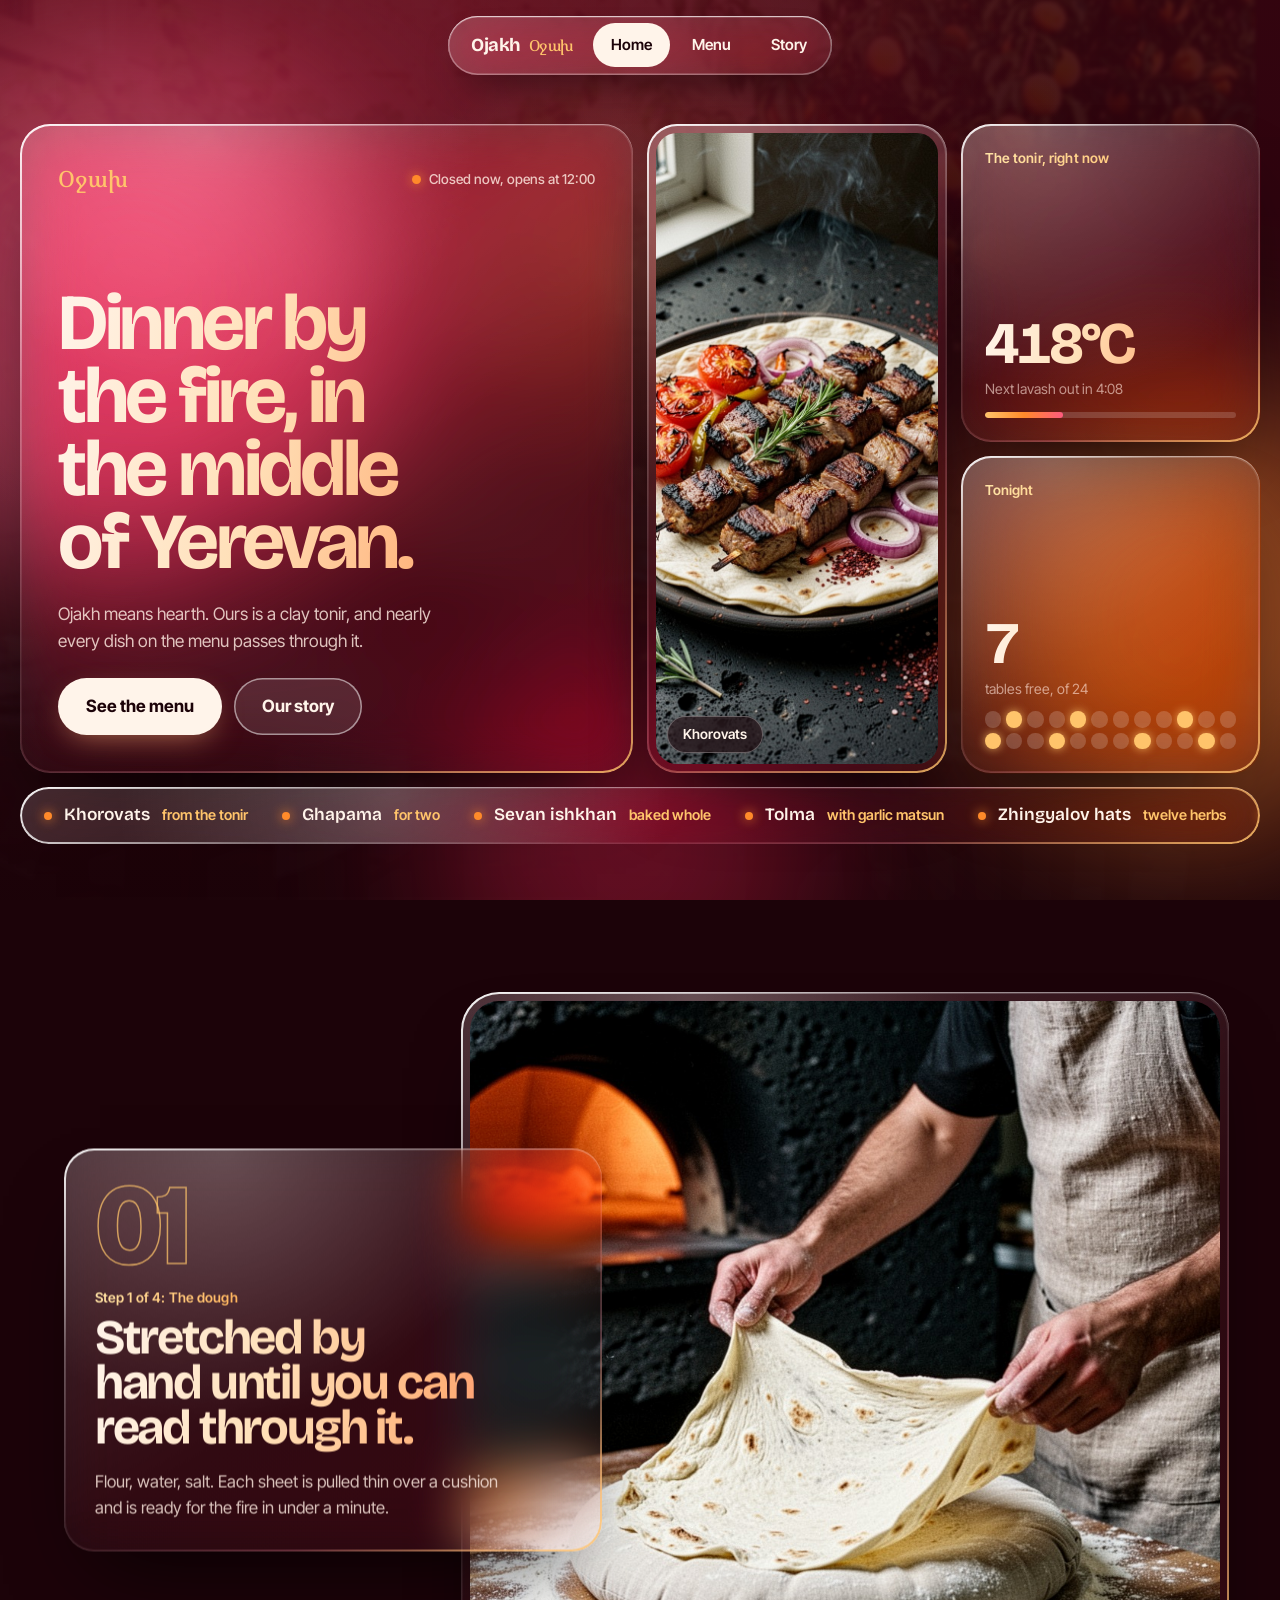
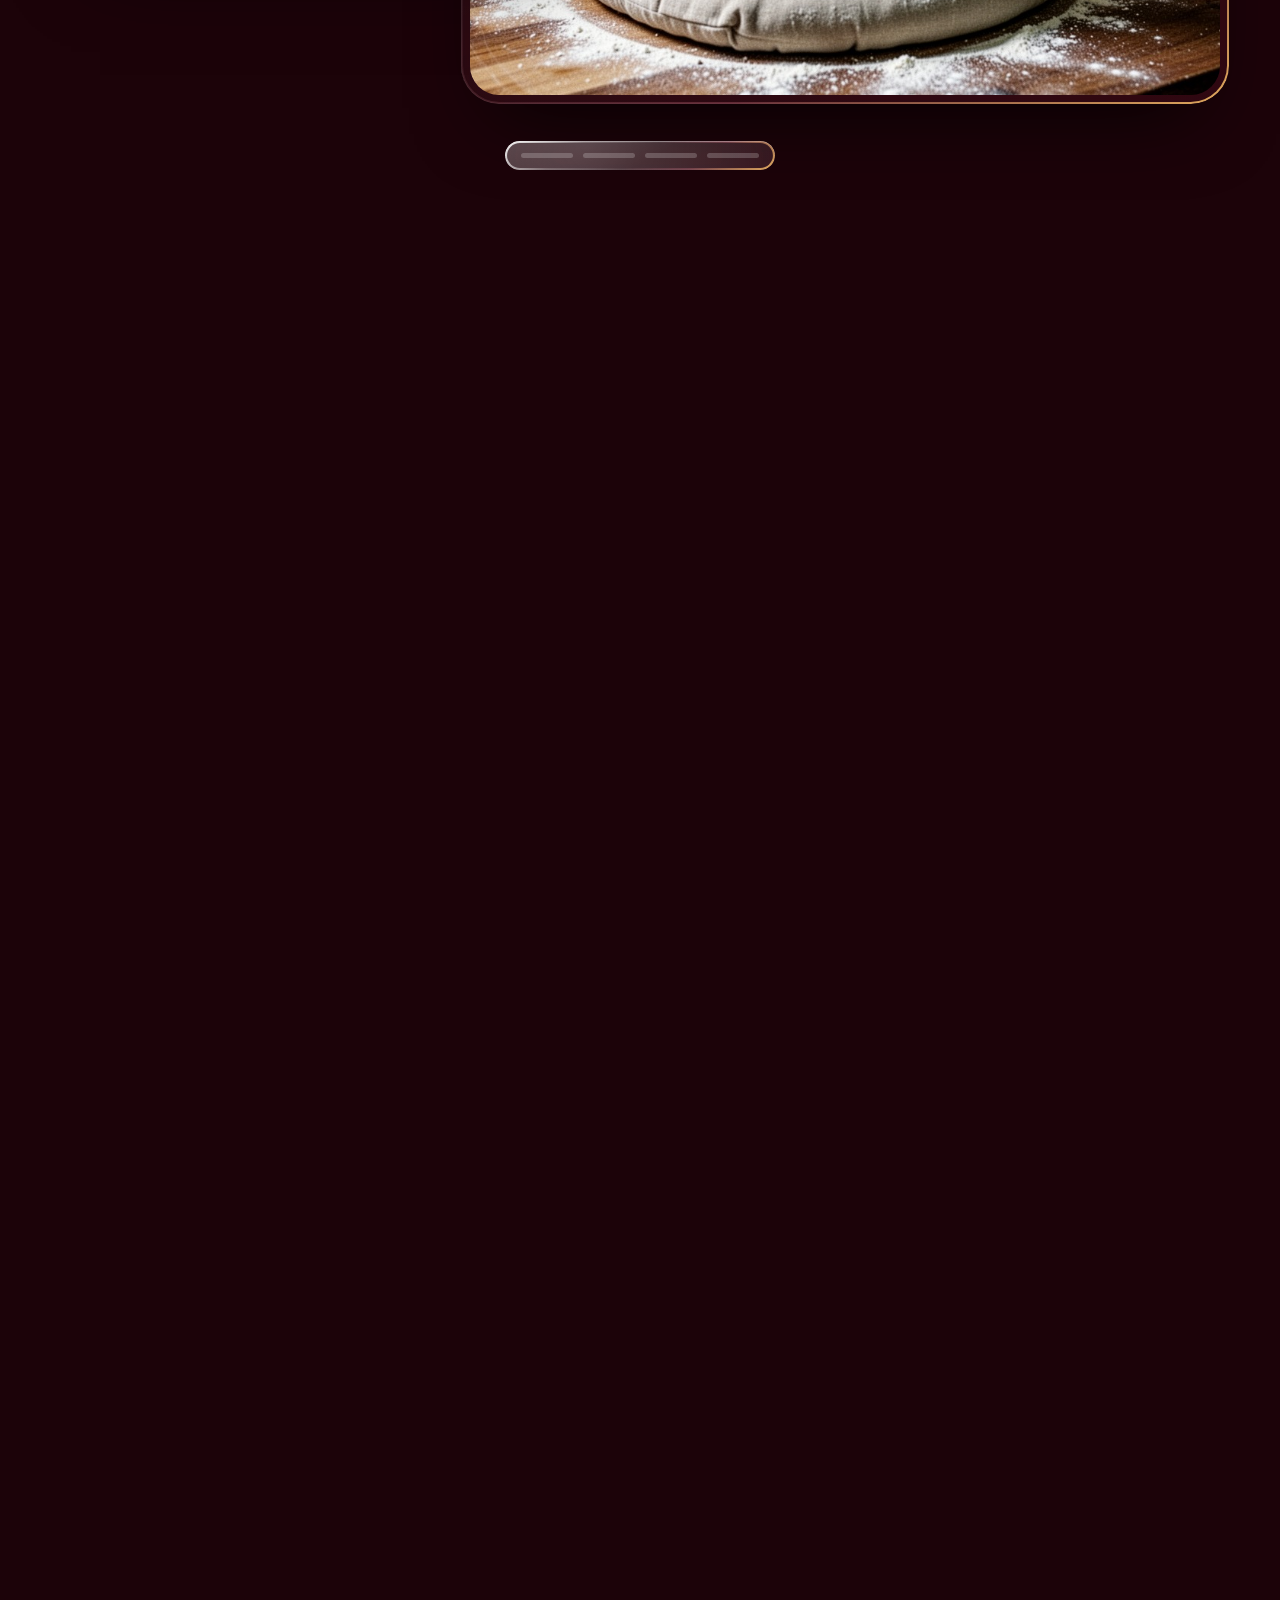
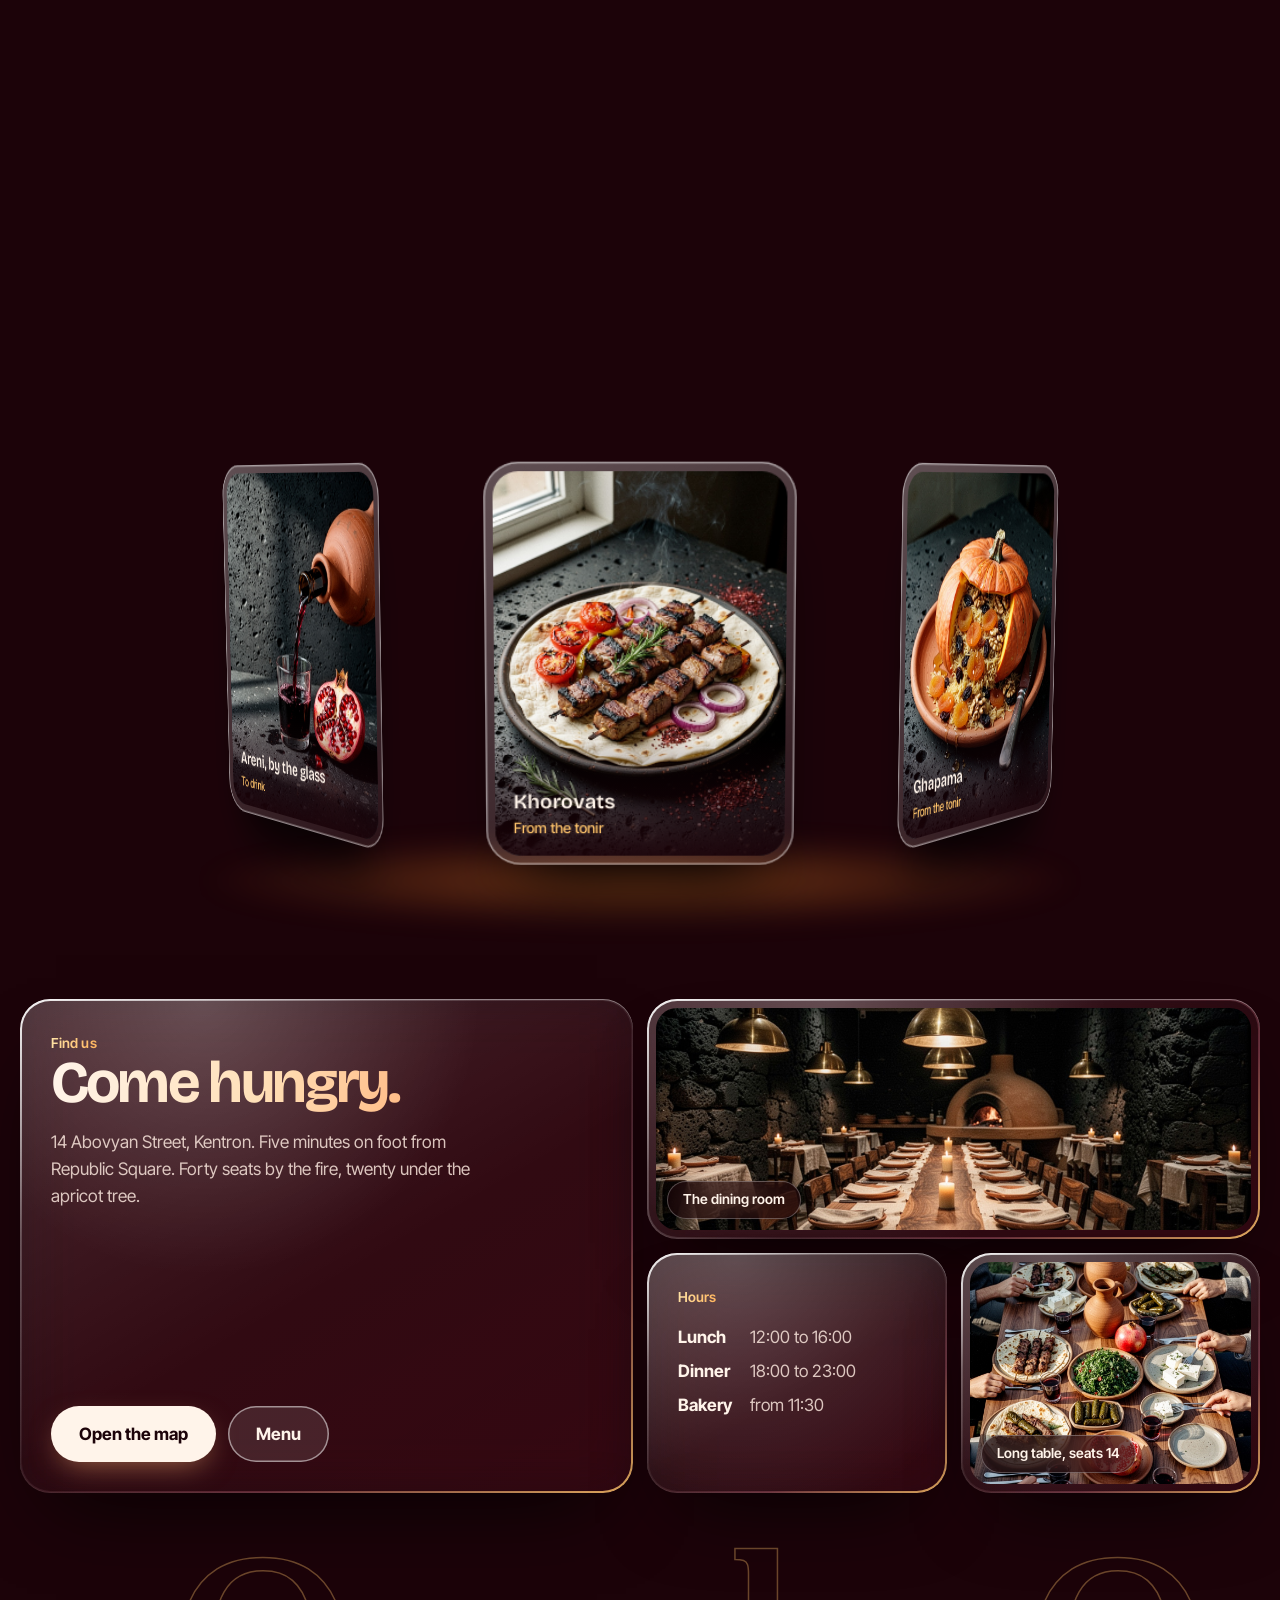
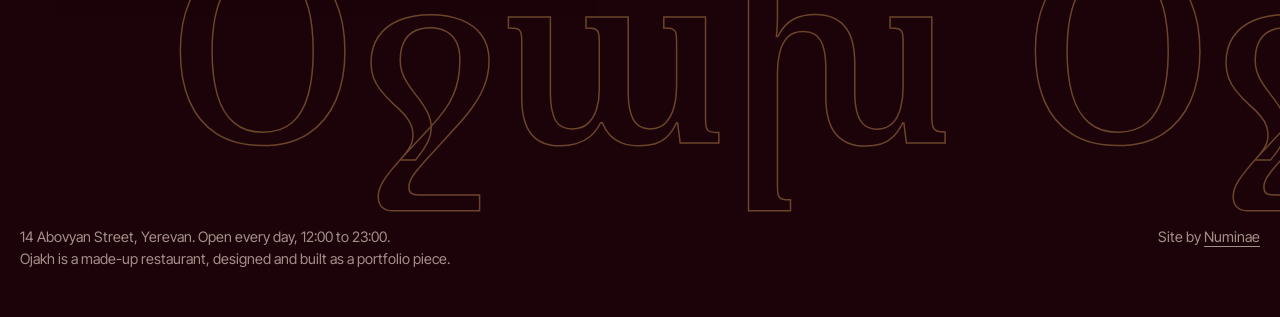
<file: index.html>
<!doctype html><html lang="en"><head><title>Ojakh, Armenian food from the tonir</title><meta charset="utf-8"><meta name="viewport" content="width=device-width,initial-scale=1,viewport-fit=cover">
<meta name="description" content="Ojakh, a modern Armenian restaurant in Yerevan built around a tonir oven.">
<meta name="theme-color" content="#1c0309">
<link rel="preload" href="fonts/bricolage.woff2" as="font" type="font/woff2" crossorigin>
<style>
@font-face{font-family:"Bricolage Grotesque";src:url(fonts/bricolage.woff2) format("woff2");font-weight:200 800;font-display:swap}
@font-face{font-family:"Inter Tight";src:url(fonts/inter-tight.woff2) format("woff2");font-weight:100 900;font-display:swap}
@font-face{font-family:"Noto Serif Armenian";src:url(fonts/noto-serif-armenian.woff2) format("woff2");font-weight:500;font-display:swap}
</style>
<link rel="stylesheet" href="style.css"><script>document.documentElement.className='js'</script></head><body>
<div class="sky" aria-hidden="true"><img src="img/terrace.jpg" alt=""><div class="blob b1"></div><div class="blob b2"></div><div class="blob b3"></div></div><div class="glow" aria-hidden="true"></div>
<header class="top"><nav aria-label="Main"><a class="brand" href="index.html">Ojakh <span lang="hy">Օջախ</span></a><a class="l" href="index.html" aria-current="page">Home</a><a class="l" href="menu.html">Menu</a><a class="l" href="story.html">Story</a></nav></header>
<main>
<section class="hero"><div class="wrap" style="width:100%"><div class="bento">
 <div class="glass t-hero pour"><div class="arm"><span lang="hy">Օջախ</span><small id="open">Open every day, 12:00 to 23:00</small></div>
  <h1>Dinner by the fire, in the middle of Yerevan.</h1>
  <p>Ojakh means hearth. Ours is a clay tonir, and nearly every dish on the menu passes through it.</p>
  <div class="cta"><a class="btn" href="menu.html">See the menu</a><a class="btn clear" href="story.html">Our story</a></div></div>
 <div class="glass frame t-food pour" style="--d:1"><div class="ph-in"><img class="on" src="img/dish-khorovats.jpg" alt="Khorovats"><img src="img/dish-ghapama.jpg" alt="Ghapama"><img src="img/dish-ishkhan.jpg" alt="Sevan ishkhan"><img src="img/dish-gata.jpg" alt="Gata"><img src="img/dish-dolma.jpg" alt="Tolma"></div><span class="chip" id="pname">Khorovats</span></div>
 <div class="glass t-stat t-temp pour" style="--d:2"><span class="lab">The tonir, right now</span><strong><span id="temp">412</span>°C</strong><span class="small">Next lavash out in <span id="lav">4:12</span></span><div class="bar"><i id="lavbar"></i></div></div>
 <div class="glass t-stat t-tables pour" style="--d:3"><span class="lab">Tonight</span><strong>7</strong><span class="small">tables free, of 24</span><div class="seats" id="seats"></div></div>
 <div class="glass ticker pour" style="--d:4" aria-label="Tonight from the tonir"><div class="run"><span>Khorovats <b>from the tonir</b></span><span>Ghapama <b>for two</b></span><span>Sevan ishkhan <b>baked whole</b></span><span>Tolma <b>with garlic matsun</b></span><span>Zhingyalov hats <b>twelve herbs</b></span><span>Gata <b>warm from 16:00</b></span><span>Areni <b>from a clay jug</b></span><span>Khorovats <b>from the tonir</b></span><span>Ghapama <b>for two</b></span><span>Sevan ishkhan <b>baked whole</b></span><span>Tolma <b>with garlic matsun</b></span><span>Zhingyalov hats <b>twelve herbs</b></span><span>Gata <b>warm from 16:00</b></span><span>Areni <b>from a clay jug</b></span></div></div>
</div></div></section>

<section class="story" aria-label="How dinner is made"><div class="stage"><div class="scene"><div class="glass frame ph"><div class="ph-in"><img src="img/chef-hands.jpg" alt=""></div></div><div class="glass pad cap"><div class="num" aria-hidden="true">01</div><span class="lab">Step 1 of 4: The dough</span><h2>Stretched by hand until you can read through it.</h2><p>Flour, water, salt. Each sheet is pulled thin over a cushion and is ready for the fire in under a minute.</p></div></div><div class="scene"><div class="glass frame ph"><div class="ph-in"><img src="img/hero-tonir.jpg" alt=""></div></div><div class="glass pad cap"><div class="num" aria-hidden="true">02</div><span class="lab">Step 2 of 4: The fire</span><h2>Pressed onto the oven wall at four hundred degrees.</h2><p>Forty seconds on the clay and it peels off blistered. Meat and fish go in on skewers after the bread.</p></div></div><div class="scene"><div class="glass frame ph"><div class="ph-in"><img src="img/table-spread.jpg" alt=""></div></div><div class="glass pad cap"><div class="num" aria-hidden="true">03</div><span class="lab">Step 3 of 4: The table</span><h2>Everything lands in the middle.</h2><p>Nobody orders for one here. Khorovats, tolma, herbs and cheese arrive together and get passed around.</p></div></div><div class="scene"><div class="glass frame ph"><div class="ph-in"><img src="img/drink-areni.jpg" alt=""></div></div><div class="glass pad cap"><div class="num" aria-hidden="true">04</div><span class="lab">Step 4 of 4: The glass</span><h2>Areni, poured from clay.</h2><p>Red wine from Vayots Dzor, kept in a clay jug the way it has been for six thousand years.</p></div></div>
<div class="rail glass" aria-hidden="true"><i><b></b></i><i><b></b></i><i><b></b></i><i><b></b></i></div></div></section>

<section class="ringsec"><div class="wrap ringhead"><div><span class="lab pour">Eight dishes in orbit</span><h2 class="pour">Spin the menu.</h2><p class="pour">Drag to turn it, or use the arrow keys. Tap a dish to open it.</p></div><a class="btn pour" href="menu.html">See the whole menu</a></div>
<div class="ringbox" tabindex="0" aria-label="Dishes, drag or use arrow keys to turn" data-dishes="dish-khorovats,dish-ghapama,dish-ishkhan,dish-dolma,dish-gata,dish-zhingyalov,dish-salad,drink-areni"><div class="ringfloor"></div><div class="ring"></div></div></section>

<section class="visit"><div class="wrap"><div class="vgrid">
 <div class="glass pad v-main pour"><div><span class="lab">Find us</span><h2>Come hungry.</h2><p>14 Abovyan Street, Kentron. Five minutes on foot from Republic Square. Forty seats by the fire, twenty under the apricot tree.</p></div><div class="cta"><a class="btn" href="story.html#visit">Open the map</a><a class="btn clear" href="menu.html">Menu</a></div></div>
 <div class="glass frame v-room pour" style="--d:1"><div class="ph-in"><img src="img/interior.jpg" alt="The dining room with black tuff walls and a long walnut table"></div><span class=chip>The dining room</span></div>
 <div class="glass pad v-hours pour" style="--d:2"><span class="lab">Hours</span><dl class="dl"><dt>Lunch</dt><dd>12:00 to 16:00</dd><dt>Dinner</dt><dd>18:00 to 23:00</dd><dt>Bakery</dt><dd>from 11:30</dd></dl></div>
 <div class="glass frame v-table pour" style="--d:3"><div class="ph-in"><img src="img/table-spread.jpg" alt="A shared dinner seen from above"></div><span class=chip>Long table, seats 14</span></div>
</div></div><div class="armbig" lang="hy" aria-hidden="true" data-drift>Օջախ Օջախ</div></section>
</main>
<footer><div class="wrap"><div>14 Abovyan Street, Yerevan. Open every day, 12:00 to 23:00.<br>Ojakh is a made-up restaurant, designed and built as a portfolio piece.</div><div>Site by <a href="https://t.me/numinaestudio">Numinae</a></div></div></footer>
<dialog id="sheet" aria-label="Dish"><img alt=""><div class="d"><h3></h3><p></p><div class="row"><b></b><button class="btn">Close</button></div></div></dialog><script src="app.js"></script></body></html>
</file>
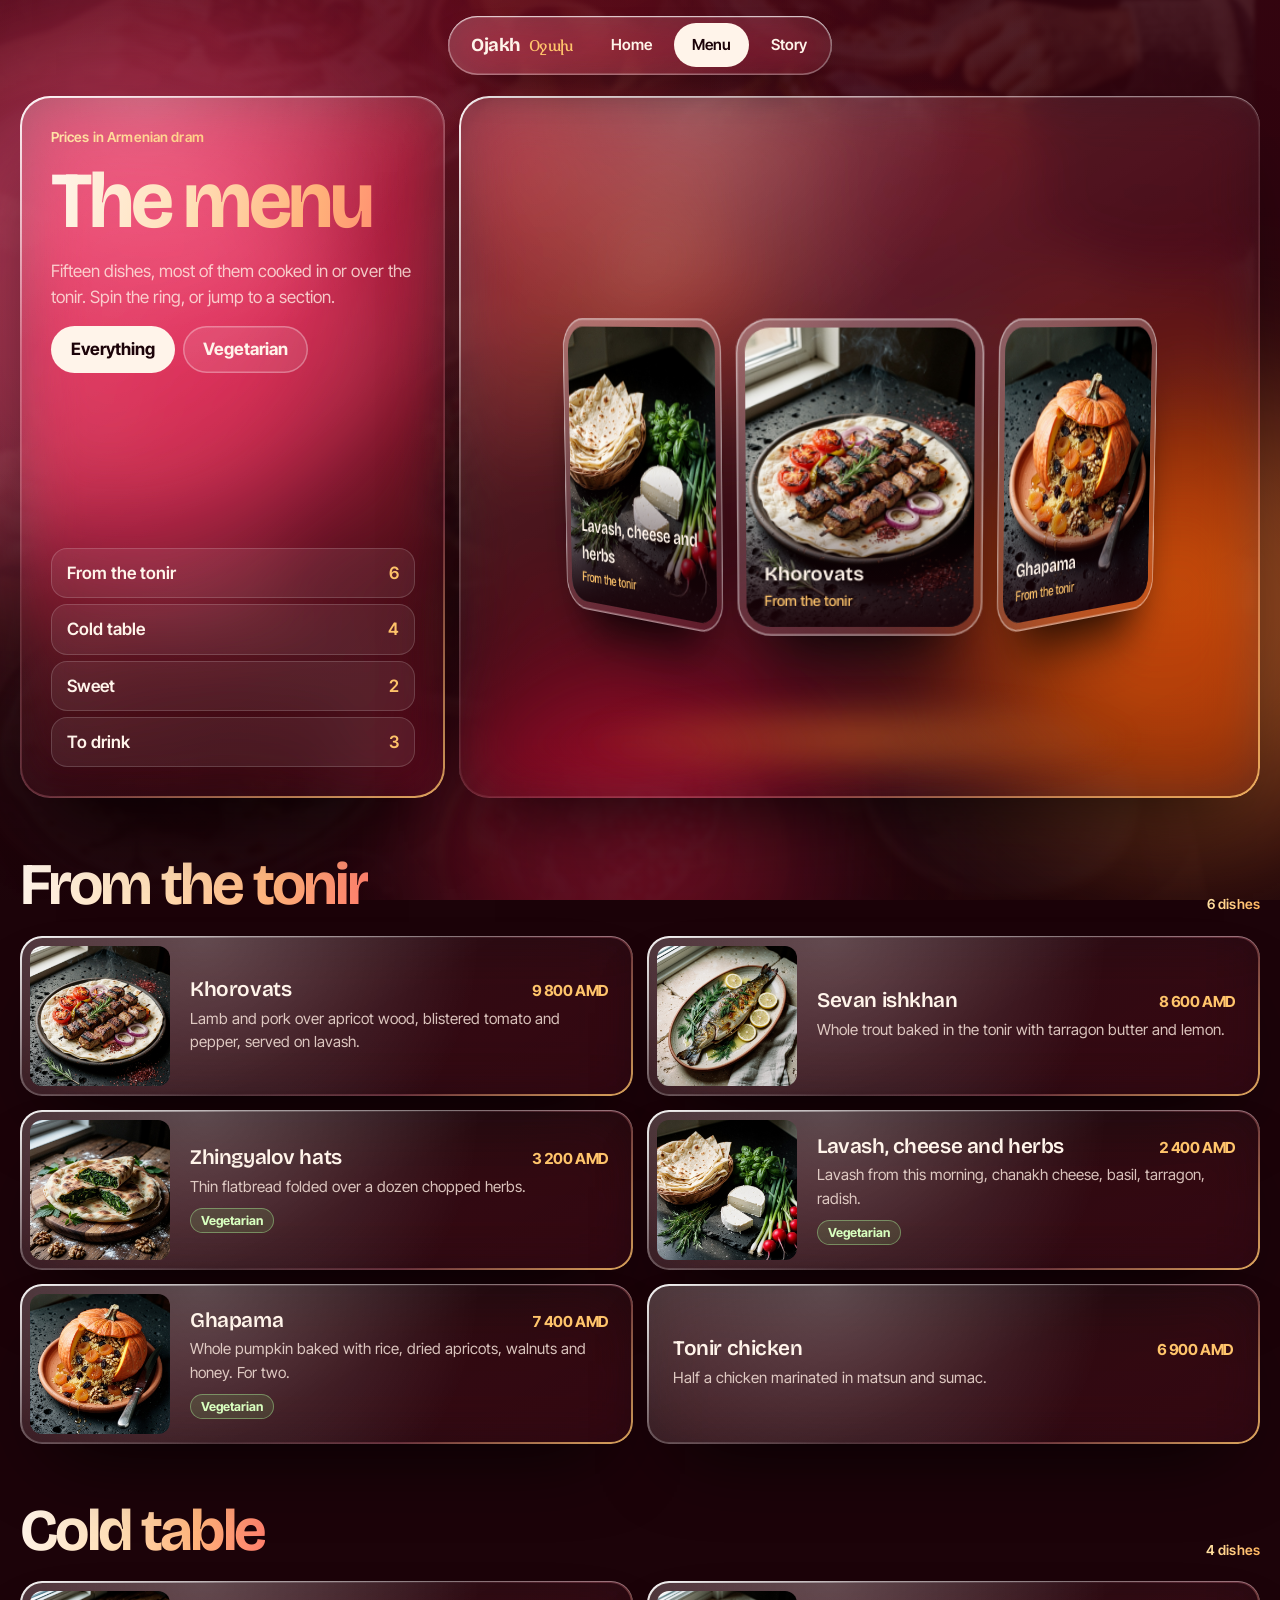
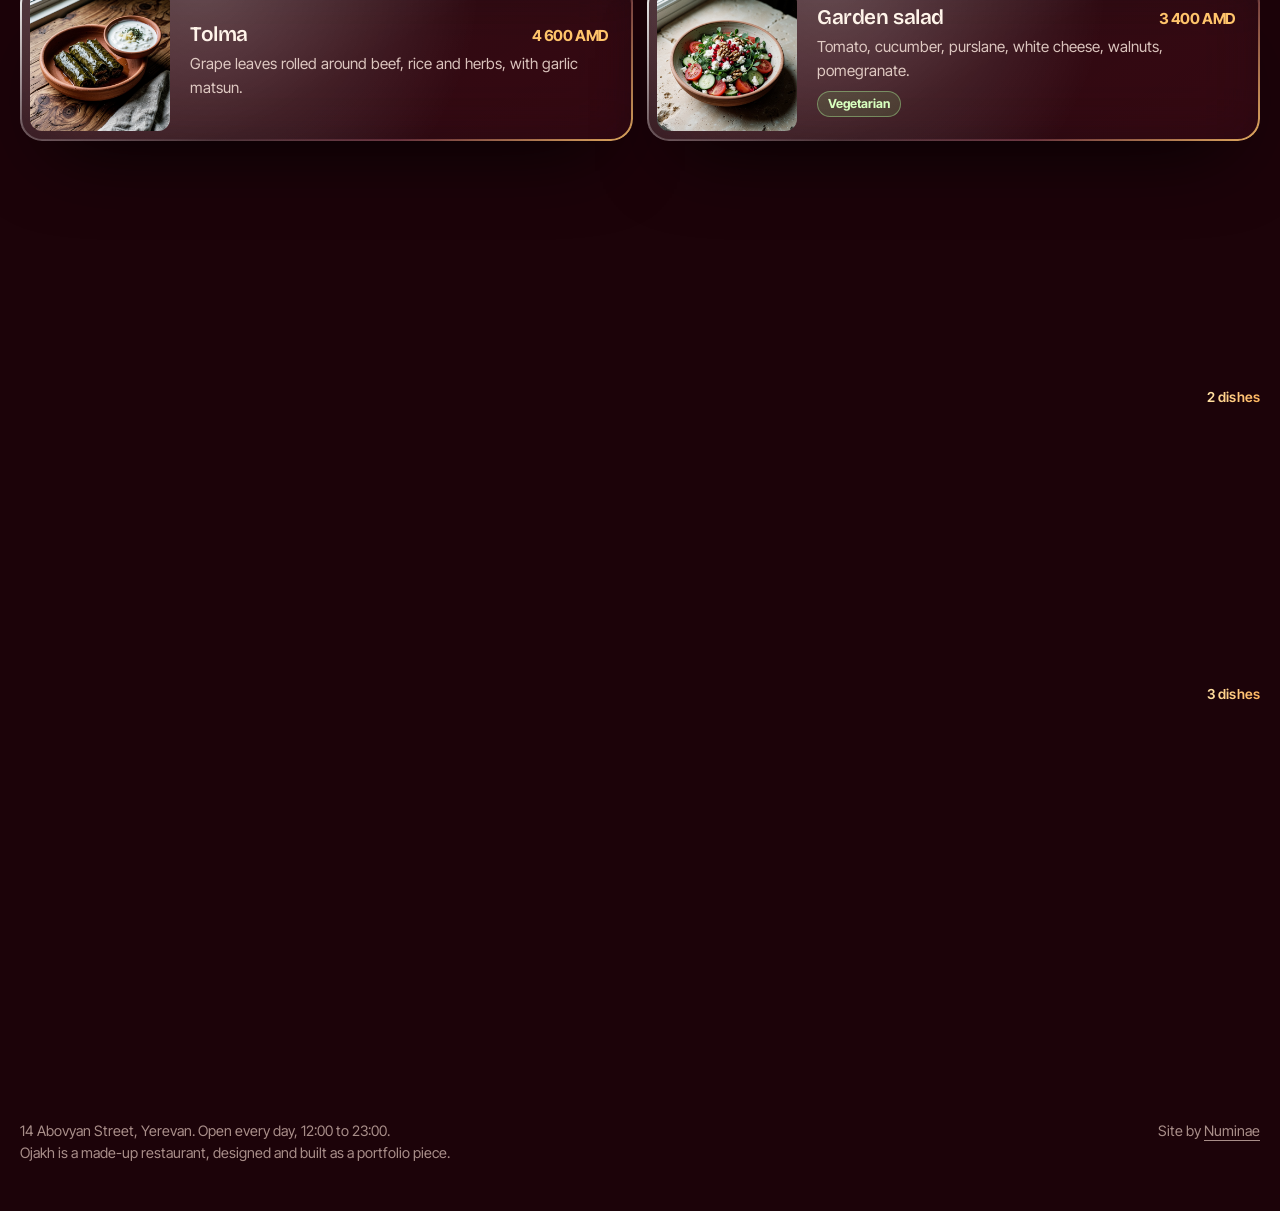
<file: menu.html>
<!doctype html><html lang="en"><head><title>Menu, Ojakh</title><meta charset="utf-8"><meta name="viewport" content="width=device-width,initial-scale=1,viewport-fit=cover">
<meta name="description" content="Ojakh, a modern Armenian restaurant in Yerevan built around a tonir oven.">
<meta name="theme-color" content="#1c0309">
<link rel="preload" href="fonts/bricolage.woff2" as="font" type="font/woff2" crossorigin>
<style>
@font-face{font-family:"Bricolage Grotesque";src:url(fonts/bricolage.woff2) format("woff2");font-weight:200 800;font-display:swap}
@font-face{font-family:"Inter Tight";src:url(fonts/inter-tight.woff2) format("woff2");font-weight:100 900;font-display:swap}
@font-face{font-family:"Noto Serif Armenian";src:url(fonts/noto-serif-armenian.woff2) format("woff2");font-weight:500;font-display:swap}
</style>
<link rel="stylesheet" href="style.css"><script>document.documentElement.className='js'</script></head><body>
<div class="sky" aria-hidden="true"><img src="img/table-spread.jpg" alt=""><div class="blob b1"></div><div class="blob b2"></div><div class="blob b3"></div></div><div class="glow" aria-hidden="true"></div>
<header class="top"><nav aria-label="Main"><a class="brand" href="index.html">Ojakh <span lang="hy">Օջախ</span></a><a class="l" href="index.html">Home</a><a class="l" href="menu.html" aria-current="page">Menu</a><a class="l" href="story.html">Story</a></nav></header>
<main>
<section class="mhero"><div class="wrap"><div class="mgrid">
 <div class="glass pad mintro pour"><span class="lab">Prices in Armenian dram</span><h1>The menu</h1><p>Fifteen dishes, most of them cooked in or over the tonir. Spin the ring, or jump to a section.</p>
  <div class="filters" role="group" aria-label="Filter the menu"><button class="fchip" aria-pressed="true" data-f="all">Everything</button><button class="fchip" aria-pressed="false" data-f="veg">Vegetarian</button></div>
  <nav class="jump" aria-label="Menu sections"><a href="#tonir">From the tonir<b>6</b></a><a href="#cold">Cold table<b>4</b></a><a href="#sweet">Sweet<b>2</b></a><a href="#drink">To drink<b>3</b></a></nav></div>
 <div class="glass mring pour" style="--d:1"><div class="ringbox" tabindex="0" aria-label="Dishes, drag or use arrow keys to turn" data-dishes="dish-khorovats,dish-ghapama,dish-ishkhan,dish-dolma,dish-gata,dish-zhingyalov,dish-salad,drink-areni,dish-lavash"><div class="ringfloor"></div><div class="ring"></div></div></div>
</div><section class="msec" id="tonir"><div class="mhead"><h2 class="pour">From the tonir</h2><span class="lab">6 dishes</span></div><div class="items"><article class="item glass pour" style="--d:0" data-veg="0"><img src="img/dish-khorovats.jpg" alt="Khorovats" data-k="dish-khorovats" tabindex="0" role="button" aria-label="Open Khorovats"><div><h3>Khorovats<span>9 800 AMD</span></h3><p>Lamb and pork over apricot wood, blistered tomato and pepper, served on lavash.</p></div></article><article class="item glass pour" style="--d:1" data-veg="0"><img src="img/dish-ishkhan.jpg" alt="Sevan ishkhan" data-k="dish-ishkhan" tabindex="0" role="button" aria-label="Open Sevan ishkhan"><div><h3>Sevan ishkhan<span>8 600 AMD</span></h3><p>Whole trout baked in the tonir with tarragon butter and lemon.</p></div></article><article class="item glass pour" style="--d:2" data-veg="1"><img src="img/dish-zhingyalov.jpg" alt="Zhingyalov hats" data-k="dish-zhingyalov" tabindex="0" role="button" aria-label="Open Zhingyalov hats"><div><h3>Zhingyalov hats<span>3 200 AMD</span></h3><p>Thin flatbread folded over a dozen chopped herbs.</p><span class=veg>Vegetarian</span></div></article><article class="item glass pour" style="--d:3" data-veg="1"><img src="img/dish-lavash.jpg" alt="Lavash, cheese and herbs" data-k="dish-lavash" tabindex="0" role="button" aria-label="Open Lavash, cheese and herbs"><div><h3>Lavash, cheese and herbs<span>2 400 AMD</span></h3><p>Lavash from this morning, chanakh cheese, basil, tarragon, radish.</p><span class=veg>Vegetarian</span></div></article><article class="item glass pour" style="--d:0" data-veg="1"><img src="img/dish-ghapama.jpg" alt="Ghapama" data-k="dish-ghapama" tabindex="0" role="button" aria-label="Open Ghapama"><div><h3>Ghapama<span>7 400 AMD</span></h3><p>Whole pumpkin baked with rice, dried apricots, walnuts and honey. For two.</p><span class=veg>Vegetarian</span></div></article><article class="item glass pour np" style="--d:1" data-veg="0"><div><h3>Tonir chicken<span>6 900 AMD</span></h3><p>Half a chicken marinated in matsun and sumac.</p></div></article></div></section><section class="msec" id="cold"><div class="mhead"><h2 class="pour">Cold table</h2><span class="lab">4 dishes</span></div><div class="items"><article class="item glass pour" style="--d:0" data-veg="0"><img src="img/dish-dolma.jpg" alt="Tolma" data-k="dish-dolma" tabindex="0" role="button" aria-label="Open Tolma"><div><h3>Tolma<span>4 600 AMD</span></h3><p>Grape leaves rolled around beef, rice and herbs, with garlic matsun.</p></div></article><article class="item glass pour" style="--d:1" data-veg="1"><img src="img/dish-salad.jpg" alt="Garden salad" data-k="dish-salad" tabindex="0" role="button" aria-label="Open Garden salad"><div><h3>Garden salad<span>3 400 AMD</span></h3><p>Tomato, cucumber, purslane, white cheese, walnuts, pomegranate.</p><span class=veg>Vegetarian</span></div></article><article class="item glass pour np" style="--d:2" data-veg="1"><div><h3>Smoked aubergine<span>3 100 AMD</span></h3><p>Charred in the embers, with walnut and garlic.</p><span class=veg>Vegetarian</span></div></article><article class="item glass pour np" style="--d:3" data-veg="0"><div><h3>Basturma and sujukh<span>5 200 AMD</span></h3><p>Air-dried beef and spiced sausage, sliced thin.</p></div></article></div></section><section class="msec" id="sweet"><div class="mhead"><h2 class="pour">Sweet</h2><span class="lab">2 dishes</span></div><div class="items"><article class="item glass pour" style="--d:0" data-veg="1"><img src="img/dish-gata.jpg" alt="Gata" data-k="dish-gata" tabindex="0" role="button" aria-label="Open Gata"><div><h3>Gata<span>2 600 AMD</span></h3><p>Round butter pastry, baked each afternoon. Served warm.</p><span class=veg>Vegetarian</span></div></article><article class="item glass pour np" style="--d:1" data-veg="1"><div><h3>Apricots in honey<span>2 200 AMD</span></h3><p>Dried Ararat valley apricots, walnuts, matsun cream.</p><span class=veg>Vegetarian</span></div></article></div></section><section class="msec" id="drink"><div class="mhead"><h2 class="pour">To drink</h2><span class="lab">3 dishes</span></div><div class="items"><article class="item glass pour" style="--d:0" data-veg="1"><img src="img/drink-areni.jpg" alt="Areni, by the glass" data-k="drink-areni" tabindex="0" role="button" aria-label="Open Areni, by the glass"><div><h3>Areni, by the glass<span>2 800 AMD</span></h3><p>Red wine from Vayots Dzor, poured from a clay jug.</p></div></article><article class="item glass pour np" style="--d:1" data-veg="1"><div><h3>Armenian coffee<span>1 200 AMD</span></h3><p>Brewed in a jazzve over the embers.</p></div></article><article class="item glass pour np" style="--d:2" data-veg="1"><div><h3>Tarragon lemonade<span>1 600 AMD</span></h3><p>Made here, not too sweet.</p></div></article></div></section><div style="height:90px"></div></div></section></main>
<footer><div class="wrap"><div>14 Abovyan Street, Yerevan. Open every day, 12:00 to 23:00.<br>Ojakh is a made-up restaurant, designed and built as a portfolio piece.</div><div>Site by <a href="https://t.me/numinaestudio">Numinae</a></div></div></footer>
<dialog id="sheet" aria-label="Dish"><img alt=""><div class="d"><h3></h3><p></p><div class="row"><b></b><button class="btn">Close</button></div></div></dialog><script src="app.js"></script></body></html>
</file>
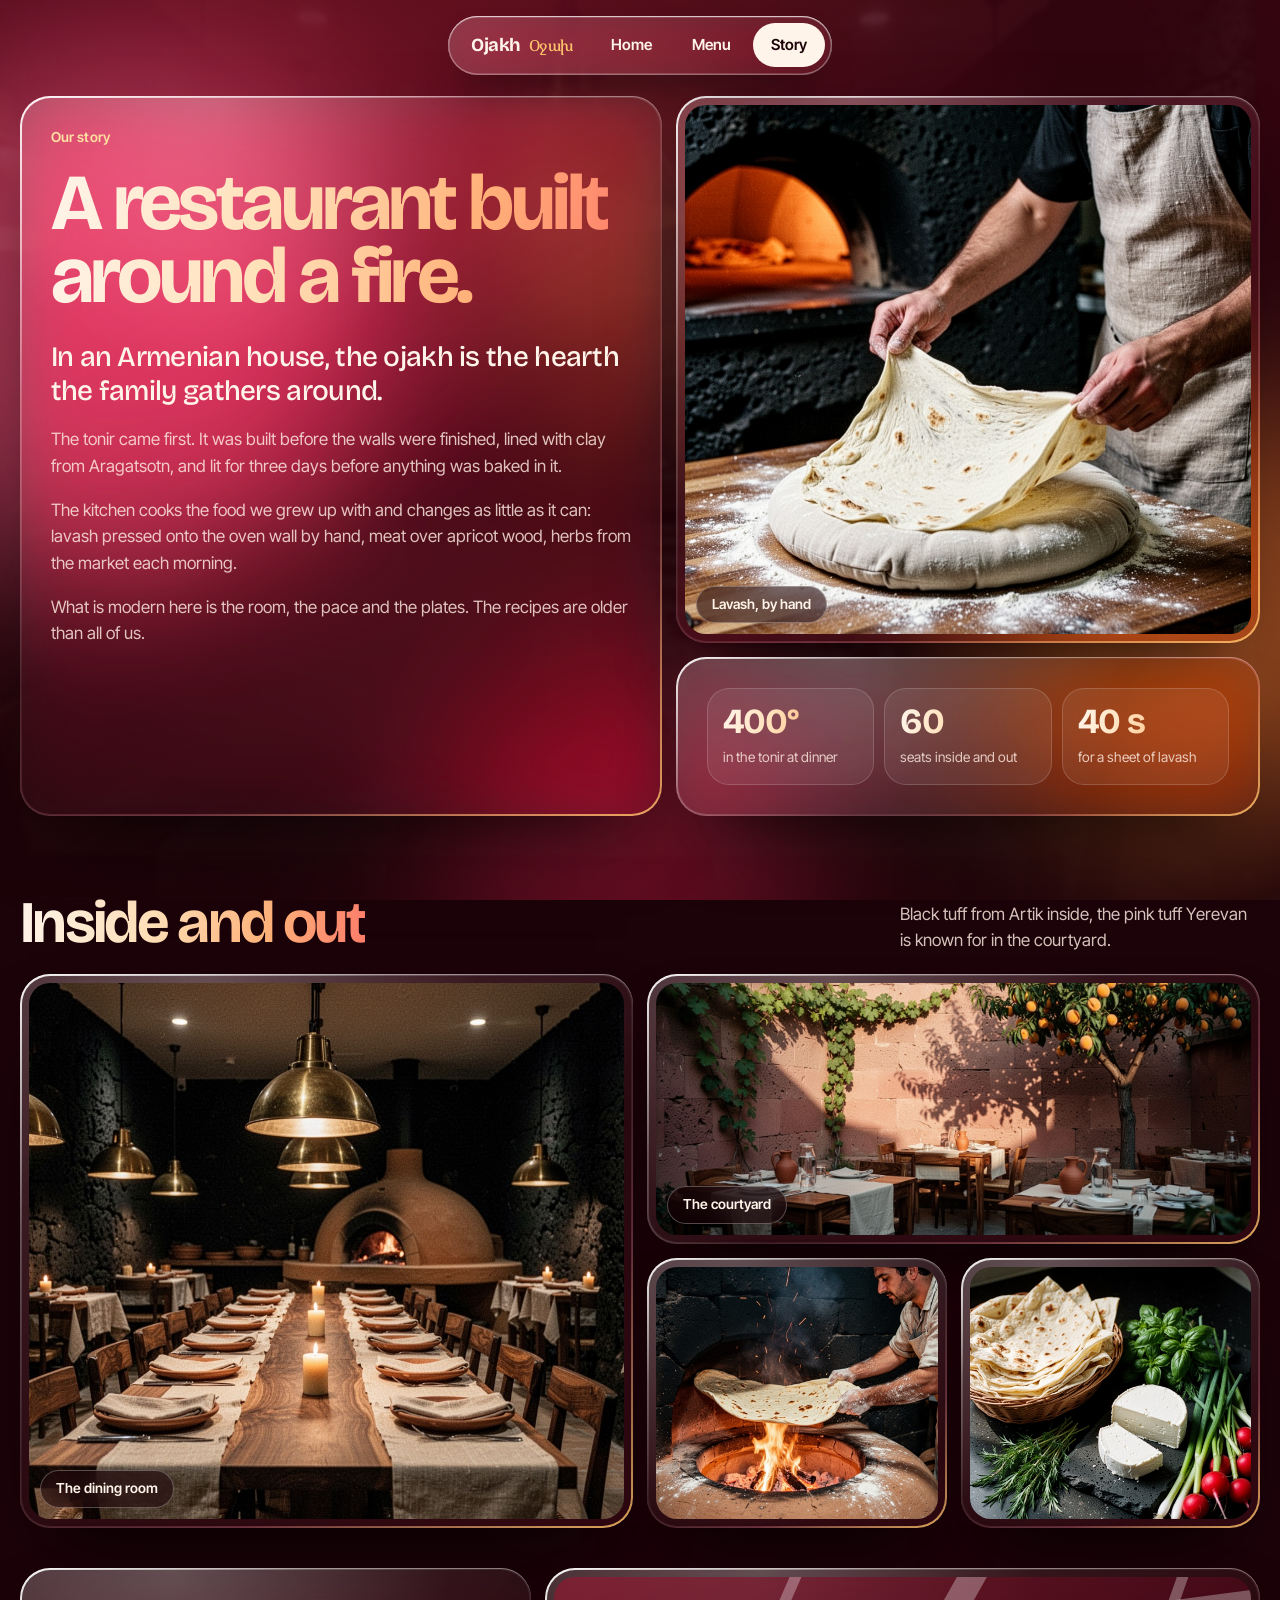
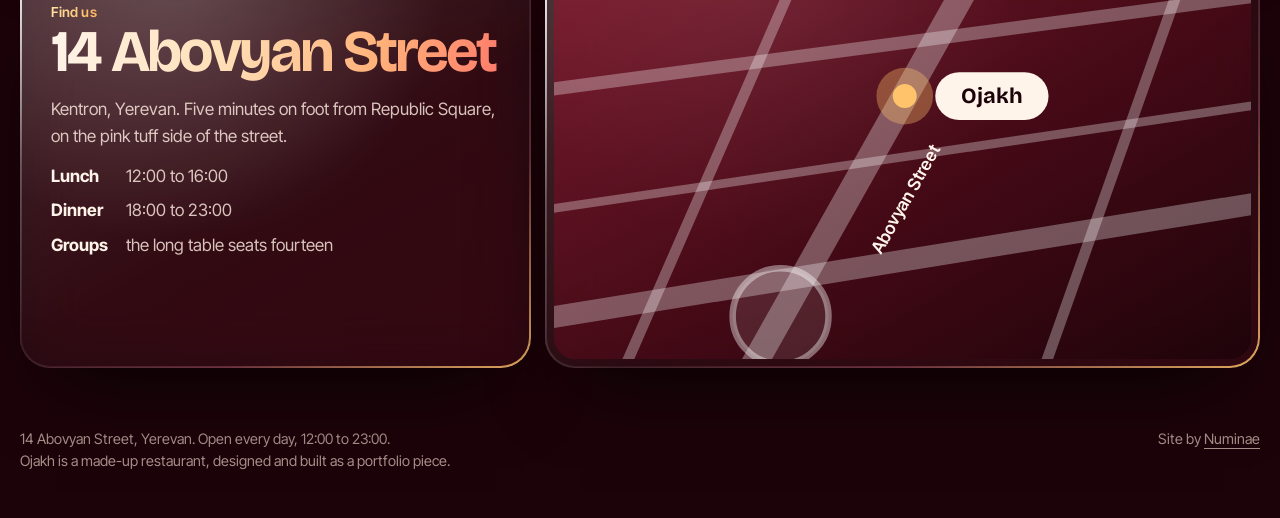
<file: story.html>
<!doctype html><html lang="en"><head><title>Our story, Ojakh</title><meta charset="utf-8"><meta name="viewport" content="width=device-width,initial-scale=1,viewport-fit=cover">
<meta name="description" content="Ojakh, a modern Armenian restaurant in Yerevan built around a tonir oven.">
<meta name="theme-color" content="#1c0309">
<link rel="preload" href="fonts/bricolage.woff2" as="font" type="font/woff2" crossorigin>
<style>
@font-face{font-family:"Bricolage Grotesque";src:url(fonts/bricolage.woff2) format("woff2");font-weight:200 800;font-display:swap}
@font-face{font-family:"Inter Tight";src:url(fonts/inter-tight.woff2) format("woff2");font-weight:100 900;font-display:swap}
@font-face{font-family:"Noto Serif Armenian";src:url(fonts/noto-serif-armenian.woff2) format("woff2");font-weight:500;font-display:swap}
</style>
<link rel="stylesheet" href="style.css"><script>document.documentElement.className='js'</script></head><body>
<div class="sky" aria-hidden="true"><img src="img/interior.jpg" alt=""><div class="blob b1"></div><div class="blob b2"></div><div class="blob b3"></div></div><div class="glow" aria-hidden="true"></div>
<header class="top"><nav aria-label="Main"><a class="brand" href="index.html">Ojakh <span lang="hy">Օջախ</span></a><a class="l" href="index.html">Home</a><a class="l" href="menu.html">Menu</a><a class="l" href="story.html" aria-current="page">Story</a></nav></header>
<main>
<section class="s-hero"><div class="wrap"><div class="sgrid">
 <div class="glass pad s-text pour"><span class="lab">Our story</span><h1>A restaurant built around a fire.</h1>
  <p class="lede">In an Armenian house, the ojakh is the hearth the family gathers around.</p>
  <p>The tonir came first. It was built before the walls were finished, lined with clay from Aragatsotn, and lit for three days before anything was baked in it.</p>
  <p>The kitchen cooks the food we grew up with and changes as little as it can: lavash pressed onto the oven wall by hand, meat over apricot wood, herbs from the market each morning.</p>
  <p>What is modern here is the room, the pace and the plates. The recipes are older than all of us.</p></div>
 <div class="glass frame s-photo pour" style="--d:1"><div class="ph-in"><img src="img/chef-hands.jpg" alt="Floured hands stretching a thin sheet of lavash dough"></div><span class=chip>Lavash, by hand</span></div>
 <div class="glass pad pour" style="--d:2"><div class="s-facts"><div><strong>400°</strong><span>in the tonir at dinner</span></div><div><strong>60</strong><span>seats inside and out</span></div><div><strong>40 s</strong><span>for a sheet of lavash</span></div></div></div>
</div>
<div class="ghead"><h2 class="pour">Inside and out</h2><p class="pour">Black tuff from Artik inside, the pink tuff Yerevan is known for in the courtyard.</p></div>
<div class="gallery">
 <div class="glass frame ga pour"><div class="ph-in"><img src="img/interior.jpg" alt="The dining room with black tuff walls and a long walnut table"></div><span class=chip>The dining room</span></div>
 <div class="glass frame gb pour" style="--d:1"><div class="ph-in"><img src="img/terrace.jpg" alt="The courtyard terrace with pink tuff walls at golden hour"></div><span class=chip>The courtyard</span></div>
 <div class="glass frame gc pour" style="--d:2"><div class="ph-in"><img src="img/hero-tonir.jpg" alt="Lavash going into the tonir"></div></div>
 <div class="glass frame gd pour" style="--d:3"><div class="ph-in"><img src="img/dish-lavash.jpg" alt="Lavash with white cheese and herbs"></div></div>
</div>
<section class="find" id="visit">
 <div class="glass pad pour"><span class="lab">Find us</span><h2>14 Abovyan Street</h2><p>Kentron, Yerevan. Five minutes on foot from Republic Square, on the pink tuff side of the street.</p>
  <dl class="dl"><dt>Lunch</dt><dd>12:00 to 16:00</dd><dt>Dinner</dt><dd>18:00 to 23:00</dd><dt>Groups</dt><dd>the long table seats fourteen</dd></dl></div>
 <div class="glass frame mapbox pour" style="--d:1" role="img" aria-label="Map: Ojakh on Abovyan Street, north-east of Republic Square"><div class="ph-in">
<svg viewBox="0 0 640 440" preserveAspectRatio="xMidYMid slice" xmlns="http://www.w3.org/2000/svg">
<g stroke="rgba(255,255,255,.3)" stroke-linecap="round" fill="none"><path d="M-20 360 L660 250" stroke-width="20"/><path d="M150 460 L420 -20" stroke-width="24"/><path d="M-20 150 L660 60" stroke-width="12"/><path d="M40 460 L250 -20" stroke-width="10"/><path d="M430 460 L600 -20" stroke-width="10"/><path d="M-20 260 L660 160" stroke-width="8"/></g>
<circle cx="208" cy="356" r="44" fill="rgba(255,255,255,.1)" stroke="rgba(255,255,255,.4)" stroke-width="6"/>
<g font-family="Inter Tight, sans-serif" font-weight="600" fill="#fff4ea" font-size="16"><text x="150" y="428">Republic Square</text><text x="300" y="300" transform="rotate(-60.6 300 300)">Abovyan Street</text></g>
<circle class="pin" cx="322" cy="154" r="26" fill="rgba(255,196,107,.35)"/><circle cx="322" cy="154" r="11" fill="#ffc46b"/>
<rect x="350" y="132" width="104" height="44" rx="22" fill="#fff4ea"/><text x="402" y="160" text-anchor="middle" font-family="Bricolage Grotesque, sans-serif" font-weight="700" font-size="20" fill="#1c0309">Ojakh</text></svg></div></div>
</section></div></section></main>
<footer><div class="wrap"><div>14 Abovyan Street, Yerevan. Open every day, 12:00 to 23:00.<br>Ojakh is a made-up restaurant, designed and built as a portfolio piece.</div><div>Site by <a href="https://t.me/numinaestudio">Numinae</a></div></div></footer>
<dialog id="sheet" aria-label="Dish"><img alt=""><div class="d"><h3></h3><p></p><div class="row"><b></b><button class="btn">Close</button></div></div></dialog><script src="app.js"></script></body></html>
</file>
<file: style.css>
/* Ojakh: liquid glass over a deep pomegranate sky.
   Bento grids with no dead space; every photo sits in a glass frame; one display face carries the personality. */
:root{
  color-scheme:dark;
  --wine:#1c0309; --pom-800:#3d0612; --pom:#9b1430; --rose:#ff5a7e; --ember:#ff8a2a; --gold:#ffc46b; --cream:#fff4ea;
  --ink:#fff4ea; --soft:rgba(255,236,226,.82); --dim:rgba(255,228,216,.62);
  --heat:linear-gradient(100deg,#fff4ea 0%,#ffe0b8 38%,#ffb27a 72%,#ff7d6b 100%);
  --gold-t:linear-gradient(100deg,#ffe3a6,#ffb45c);
  --glass:linear-gradient(150deg,rgba(255,255,255,.16),rgba(255,255,255,.04) 55%,rgba(255,120,150,.06));
  --r-xl:38px; --r-lg:30px; --r-md:22px;
  --display:"Bricolage Grotesque","Sora",system-ui,sans-serif;
  --ui:"Inter Tight",system-ui,sans-serif;
  --arm:"Noto Serif Armenian",serif;
  --ease:cubic-bezier(.2,.8,.2,1);
  --gap:14px;
}
*{box-sizing:border-box;margin:0}
html{scroll-behavior:smooth}
body{background:var(--wine);color:var(--ink);font-family:var(--ui);font-size:17px;line-height:1.55;-webkit-font-smoothing:antialiased}
main{overflow-x:clip}
img{display:block;max-width:100%}
a{color:inherit;text-decoration:none}
button{font:inherit;color:inherit}
:focus-visible{outline:3px solid var(--gold);outline-offset:3px;border-radius:12px}

/* type */
h1,h2{font-family:var(--display);font-optical-sizing:auto;font-weight:700;letter-spacing:-.045em;line-height:.92;text-wrap:balance;
  background:var(--heat);-webkit-background-clip:text;background-clip:text;color:transparent;padding-bottom:.06em}
h1{font-size:clamp(3rem,6.2vw,6.2rem)}
h2{font-size:clamp(2.3rem,4.6vw,4.4rem)}
h3{font-family:var(--display);font-weight:600;font-size:1.3rem;letter-spacing:-.02em;line-height:1.15;color:var(--ink)}
.lab{font-family:var(--ui);font-weight:600;font-size:.86rem;letter-spacing:.01em;background:var(--gold-t);-webkit-background-clip:text;background-clip:text;color:transparent}
.small{font-size:.88rem;color:var(--dim)}
.wrap{max-width:1320px;margin:0 auto;padding-left:max(20px,env(safe-area-inset-left,0px));padding-right:max(20px,env(safe-area-inset-right,0px))}

/* sky */
.sky{position:fixed;inset:0;z-index:-1;overflow:hidden;background:var(--wine)}
.sky img{position:absolute;inset:-4%;width:108%;height:108%;object-fit:cover;opacity:.42;filter:saturate(1.15) blur(2px);transform:translate3d(0,calc(var(--sy,0)*-40px),0) scale(1.04)}
.sky::after{content:"";position:absolute;inset:0;background:radial-gradient(90% 70% at 20% 10%,rgba(155,20,48,.55),transparent 70%),linear-gradient(180deg,rgba(61,6,18,.72),rgba(28,3,9,.94))}
.blob{position:absolute;border-radius:50%;filter:blur(80px);mix-blend-mode:screen;opacity:.5;z-index:1}
.blob.b1{width:42vw;aspect-ratio:1;background:var(--rose);left:-12vw;top:6vh;animation:drift 16s ease-in-out infinite alternate}
.blob.b2{width:34vw;aspect-ratio:1;background:var(--ember);right:-10vw;top:44vh;animation:drift 20s ease-in-out infinite alternate-reverse}
.blob.b3{width:30vw;aspect-ratio:1;background:var(--pom);left:34vw;bottom:-16vh;animation:drift 24s ease-in-out infinite alternate}
@keyframes drift{to{transform:translate(12vw,-10vh) scale(1.3)}}
.glow{position:fixed;left:0;top:0;width:560px;height:560px;margin:-280px;border-radius:50%;background:radial-gradient(circle,rgba(255,196,107,.18),transparent 62%);pointer-events:none;z-index:0;transform:translate3d(var(--mx,50vw),var(--my,30vh),0);mix-blend-mode:screen}

/* glass: thick bevelled edge (bright top-left, gold bottom-right), inner highlight, cursor light */
.glass{position:relative;isolation:isolate;background:var(--glass);border-radius:var(--r-lg);
  backdrop-filter:blur(28px) saturate(1.7);-webkit-backdrop-filter:blur(28px) saturate(1.7);
  box-shadow:inset 0 1px 0 rgba(255,255,255,.35),inset 0 0 0 1px rgba(255,255,255,.06),0 40px 80px -36px rgba(0,0,0,.85)}
.glass::after{content:"";position:absolute;inset:0;border-radius:inherit;padding:1.6px;pointer-events:none;z-index:3;
  background:linear-gradient(145deg,rgba(255,255,255,.95),rgba(255,255,255,.22) 26%,rgba(255,255,255,.05) 50%,rgba(255,140,160,.25) 72%,rgba(255,196,107,.85));
  -webkit-mask:linear-gradient(#000 0 0) content-box,linear-gradient(#000 0 0);-webkit-mask-composite:xor;mask:linear-gradient(#000 0 0) content-box exclude,linear-gradient(#000 0 0)}
.glass::before{content:"";position:absolute;inset:0;border-radius:inherit;z-index:-1;background:radial-gradient(460px circle at var(--gx,30%) var(--gy,0%),rgba(255,255,255,.2),transparent 60%);pointer-events:none}
.pad{padding:clamp(22px,2.4vw,34px)}

/* a photo in a glass frame: the glass shows as a ring around the picture */
.frame{padding:9px;display:flex}
.frame>img,.frame>.ph-in{flex:1;min-height:0;width:100%;height:100%;object-fit:cover;border-radius:calc(var(--r-lg) - 9px);position:relative;overflow:hidden}
.ph-in img{position:absolute;inset:0;width:100%;height:100%;object-fit:cover}
.chip{position:absolute;left:20px;bottom:20px;z-index:4;background:rgba(28,3,9,.55);backdrop-filter:blur(14px);-webkit-backdrop-filter:blur(14px);border:1px solid rgba(255,255,255,.28);border-radius:999px;padding:7px 15px;font-size:.86rem;font-weight:600}

.btn{display:inline-flex;align-items:center;gap:10px;background:var(--cream);color:var(--wine);border:0;border-radius:999px;padding:15px 28px;font-weight:700;cursor:pointer;transition:transform .35s var(--ease),background .3s;box-shadow:0 10px 30px -10px rgba(255,180,120,.6)}
.btn:hover{transform:translateY(-3px) scale(1.03);background:var(--gold)}
.btn.clear{background:rgba(255,255,255,.1);color:var(--ink);box-shadow:inset 0 0 0 1.5px rgba(255,255,255,.5)}
.btn.clear:hover{background:rgba(255,255,255,.22)}

/* nav */
.top{position:fixed;top:calc(16px + env(safe-area-inset-top,0px));left:0;right:0;z-index:40;display:flex;justify-content:center;padding:0 16px;pointer-events:none}
.top nav{pointer-events:auto;display:flex;align-items:center;gap:4px;padding:7px;border-radius:999px;background:linear-gradient(140deg,rgba(255,255,255,.2),rgba(255,255,255,.06));backdrop-filter:blur(24px) saturate(1.7);-webkit-backdrop-filter:blur(24px) saturate(1.7);box-shadow:inset 0 0 0 1.5px rgba(255,255,255,.32),inset 0 1px 0 rgba(255,255,255,.6),0 20px 40px -20px rgba(0,0,0,.8)}
.brand{display:flex;align-items:baseline;gap:8px;padding:8px 16px;font-family:var(--display);font-weight:700;font-size:1.15rem;letter-spacing:-.03em}
.brand span{font-family:var(--arm);font-size:.95rem;color:var(--gold);font-weight:500}
.top a.l{padding:10px 18px;border-radius:999px;font-weight:600;font-size:.95rem;transition:background .3s}
.top a.l:hover{background:rgba(255,255,255,.14)}
.top a.l[aria-current=page]{background:var(--cream);color:var(--wine)}

/* HOME hero: 4-column bento that fills the first screen */
.hero{min-height:100svh;display:flex;flex-direction:column;justify-content:center;padding:96px 0 28px;perspective:1800px}
.bento{display:grid;grid-template-columns:repeat(4,1fr);grid-template-rows:1fr 1fr auto;gap:var(--gap);height:min(80svh,780px);min-height:560px;transform-style:preserve-3d;transform:rotateX(calc(var(--ty,0)*-2.4deg)) rotateY(calc(var(--tx,0)*3.2deg));transition:transform .6s var(--ease)}
.bento>*{min-width:0}
.t-hero{grid-column:1/3;grid-row:1/3;display:flex;flex-direction:column;padding:clamp(28px,3vw,44px)}
.t-hero .arm{font-family:var(--arm);font-size:1.4rem;color:var(--gold);display:flex;justify-content:space-between;align-items:center;gap:12px}
.t-hero .arm small{font-family:var(--ui);font-size:.85rem;color:var(--soft);font-weight:500}
.t-hero h1{margin-top:auto}
.t-hero p{margin:18px 0 24px;max-width:40ch;color:var(--soft);font-size:1.08rem}
.cta{display:flex;gap:12px;flex-wrap:wrap}
.t-food{grid-column:3;grid-row:1/3}
.t-food .ph-in img{opacity:0;transform:scale(1.14);transition:opacity 1.1s ease,transform 5s ease}
.t-food .ph-in img.on{opacity:1;transform:scale(1)}
.t-stat{display:flex;flex-direction:column;padding:24px}
.t-stat strong{font-family:var(--display);font-weight:700;font-size:clamp(2.8rem,4.6vw,4.6rem);line-height:.95;letter-spacing:-.05em;font-variant-numeric:tabular-nums;margin:auto 0 6px;background:var(--heat);-webkit-background-clip:text;background-clip:text;color:transparent}
.t-stat .bar{height:6px;border-radius:99px;background:rgba(255,255,255,.16);overflow:hidden;margin-top:12px}
.t-stat .bar i{display:block;height:100%;border-radius:99px;background:linear-gradient(90deg,var(--gold),var(--ember),var(--rose));width:var(--w,60%);transition:width 1s linear}
.seats{display:grid;grid-template-columns:repeat(12,1fr);gap:5px;margin-top:12px}
.seats i{aspect-ratio:1;border-radius:50%;background:rgba(255,255,255,.18)}
.seats i.on{background:var(--gold);box-shadow:0 0 10px rgba(255,196,107,.8);animation:pulse 2.6s ease-in-out infinite}
@keyframes pulse{50%{opacity:.4;transform:scale(.8)}}
.dot{display:inline-block;width:9px;height:9px;border-radius:50%;background:#7dffa0;margin-right:8px;box-shadow:0 0 12px #7dffa0;animation:pulse 2s infinite}
.dot.off{background:var(--ember);box-shadow:0 0 12px var(--ember)}
.ticker{grid-column:1/-1;grid-row:3;overflow:hidden;border-radius:999px;padding:15px 0}
.ticker .run{display:flex;width:max-content;gap:34px;animation:run 36s linear infinite;padding-left:24px}
.ticker span{display:flex;align-items:center;gap:12px;font-family:var(--display);font-weight:600;font-size:1.08rem;white-space:nowrap}
.ticker span::before{content:"";width:8px;height:8px;border-radius:50%;background:var(--ember);box-shadow:0 0 12px var(--ember)}
.ticker b{font-family:var(--ui);font-weight:600;color:var(--gold);font-size:.9rem}
@keyframes run{to{transform:translateX(-50%)}}

/* load-in */
.js .pour{opacity:0;transform:translateY(50px) scale(.95);filter:blur(16px)}
.js .pour.in{opacity:1;transform:none;filter:none;transition:opacity .9s var(--ease),transform 1.1s var(--ease),filter .9s var(--ease);transition-delay:calc(var(--d,0)*80ms)}

/* scroll story: big framed photo, caption overlapping its edge */
.story{position:relative;height:440vh}
.stage{position:sticky;top:0;height:100svh;overflow:hidden}
.scene{position:absolute;inset:0;opacity:var(--o,0);pointer-events:none}
.scene .ph{position:absolute;right:max(20px,4vw);top:92px;bottom:96px;width:min(60vw,920px);border-radius:var(--r-xl);transform:translateY(calc(var(--k,0)*70px)) rotate(calc(var(--k,0)*2.5deg)) scale(calc(1 - var(--a,0)*.06))}
.scene .ph .ph-in{border-radius:calc(var(--r-xl) - 9px)}
.scene .ph img{transform:scale(calc(1.22 - var(--o,0)*.18))}
.scene .cap{position:absolute;left:max(20px,5vw);top:50%;width:min(42vw,560px);transform:translateY(-50%) translateX(calc(var(--k,0)*-90px));filter:blur(calc(var(--a,0)*12px));z-index:2}
.scene .num{font-family:var(--display);font-weight:800;font-size:clamp(5rem,9vw,8.5rem);line-height:.8;letter-spacing:-.06em;color:transparent;-webkit-text-stroke:1.5px rgba(255,196,107,.75);margin-bottom:12px}
.scene h2{margin:6px 0 16px;font-size:clamp(2.1rem,3.8vw,3.6rem)}
.scene p{color:var(--soft);font-size:1.05rem;max-width:42ch}
.rail{position:absolute;left:50%;bottom:30px;transform:translateX(-50%);display:flex;gap:10px;z-index:3;padding:12px 16px;border-radius:999px}
.rail i{width:52px;height:5px;border-radius:99px;background:rgba(255,255,255,.2);overflow:hidden}
.rail i b{display:block;height:100%;width:calc(var(--f,0)*100%);background:linear-gradient(90deg,var(--gold),var(--ember));border-radius:99px}

/* 3D ring */
.ringsec{padding:90px 0 20px}
.ringhead{display:grid;grid-template-columns:1fr auto;gap:24px;align-items:end}
.ringhead p{color:var(--soft);max-width:40ch;margin-top:12px}
.ringbox{position:relative;height:var(--rh);perspective:1500px;cursor:grab;touch-action:pan-y;user-select:none;
  --cw:clamp(200px,21vw,320px);--ch:calc(var(--cw)*1.3);--rad:clamp(300px,36vw,560px);--rh:clamp(480px,50vw,680px);--pull:.55}
.ringbox:active{cursor:grabbing}
.ring{position:absolute;left:50%;top:50%;width:0;height:0;transform-style:preserve-3d;transform:translateZ(calc(var(--rad)*var(--pull)*-1)) rotateX(-5deg) rotateY(var(--ang,0deg))}
.rcard{position:absolute;left:calc(var(--cw)/-2);top:calc(var(--ch)/-2);width:var(--cw);height:var(--ch);border:0;border-radius:var(--r-lg);padding:8px;cursor:pointer;text-align:left;backface-visibility:hidden;
  transform:rotateY(calc(var(--i)*var(--step))) translateZ(var(--rad));background:linear-gradient(150deg,rgba(255,255,255,.3),rgba(255,255,255,.06));box-shadow:inset 0 0 0 1.5px rgba(255,255,255,.45),0 40px 60px -30px #000}
.rcard img{width:100%;height:100%;object-fit:cover;border-radius:calc(var(--r-lg) - 8px);pointer-events:none}
.rcard span{position:absolute;left:8px;right:8px;bottom:8px;padding:44px 16px 14px;border-radius:0 0 calc(var(--r-lg) - 8px) calc(var(--r-lg) - 8px);background:linear-gradient(transparent,rgba(28,3,9,.92));font-family:var(--display);font-weight:600;font-size:1.1rem}
.rcard em{display:block;font-style:normal;font-family:var(--ui);font-weight:500;font-size:.8rem;color:var(--gold)}
.ringfloor{position:absolute;left:50%;bottom:2%;width:70%;height:90px;transform:translateX(-50%);background:radial-gradient(ellipse,rgba(255,138,42,.4),transparent 70%);filter:blur(12px)}

/* visit bento */
.visit{padding:40px 0 30px}
.vgrid{display:grid;grid-template-columns:repeat(4,1fr);grid-template-rows:240px 240px;gap:var(--gap)}
.vgrid>*{min-width:0}
.v-main{grid-column:1/3;grid-row:1/3;display:flex;flex-direction:column;justify-content:space-between;gap:24px}
.v-main p{color:var(--soft);font-size:1.08rem;max-width:42ch;margin-top:16px}
.v-room{grid-column:3/5;grid-row:1}
.v-hours{grid-column:3;grid-row:2}
.dl{display:grid;grid-template-columns:auto 1fr;gap:8px 18px;margin-top:14px}
dt{font-weight:700}dd{color:var(--soft)}
.v-table{grid-column:4;grid-row:2}
.armbig{font-family:var(--arm);font-size:clamp(5rem,20vw,17rem);line-height:.95;color:transparent;-webkit-text-stroke:1.5px rgba(255,196,107,.35);padding:30px 0 0;user-select:none;white-space:nowrap;transform:translateX(calc(var(--sp,0)*-14vw + 6vw))}
footer{padding:30px 0 46px;color:var(--dim);font-size:.9rem}
footer .wrap{display:flex;justify-content:space-between;gap:20px;flex-wrap:wrap}
footer a{text-decoration:underline;text-underline-offset:4px}

/* MENU page */
.mhero{padding:96px 0 0}
.mgrid{display:grid;grid-template-columns:minmax(320px,.85fr) 1.6fr;gap:var(--gap);height:min(78svh,720px);min-height:560px}
.mgrid>*{min-width:0}
.mintro{display:flex;flex-direction:column;gap:16px}
.mintro p{color:var(--soft)}
.jump{display:flex;flex-direction:column;gap:6px;margin-top:auto}
.jump a{display:flex;justify-content:space-between;padding:12px 16px;border-radius:16px;background:rgba(255,255,255,.07);box-shadow:inset 0 0 0 1px rgba(255,255,255,.16);font-weight:600;transition:background .3s}
.jump a:hover{background:rgba(255,255,255,.16)}
.jump a b{color:var(--gold);font-weight:600}
.mring{overflow:hidden}
.mring .ringbox{--cw:clamp(190px,17vw,270px);--rad:clamp(250px,25vw,400px);--pull:.45;height:100%}
.filters{display:flex;gap:8px;flex-wrap:wrap}
.fchip{border:0;background:rgba(255,255,255,.1);box-shadow:inset 0 0 0 1.5px rgba(255,255,255,.3);border-radius:999px;padding:10px 20px;font-weight:700;cursor:pointer;transition:all .3s}
.fchip[aria-pressed=true]{background:var(--cream);color:var(--wine);box-shadow:none}
.msec{padding:60px 0 0;scroll-margin-top:90px}
.mhead{display:flex;justify-content:space-between;align-items:end;gap:20px;margin-bottom:20px}
.items{display:grid;grid-template-columns:repeat(2,1fr);gap:var(--gap)}
.item{display:grid;grid-template-columns:140px 1fr;gap:20px;align-items:center;padding:10px;border-radius:var(--r-md);transition:transform .5s var(--ease)}
.item:hover{transform:translateY(-4px)}
.item.np{grid-template-columns:1fr;padding:24px 26px}
.item img{width:140px;height:140px;object-fit:cover;border-radius:calc(var(--r-md) - 10px);cursor:zoom-in;transition:transform .5s var(--ease)}
.item:hover img{transform:scale(1.04) rotate(-1.5deg)}
.item>div{padding-right:14px;min-width:0}
.item.np>div{padding:0}
.item h3{display:flex;justify-content:space-between;gap:14px;align-items:baseline}
.item h3 span{font-family:var(--ui);font-weight:700;font-size:.95rem;white-space:nowrap;color:var(--gold);font-variant-numeric:tabular-nums}
.item p{font-size:.95rem;color:var(--soft);margin-top:5px}
.veg{display:inline-block;margin-top:9px;font-size:.78rem;font-weight:700;color:#d8ffbf;background:rgba(140,255,120,.12);box-shadow:inset 0 0 0 1px rgba(180,255,160,.4);border-radius:999px;padding:3px 11px}
dialog{border:0;padding:9px;border-radius:var(--r-xl);width:min(92vw,520px);background:linear-gradient(150deg,rgba(255,255,255,.22),rgba(255,255,255,.06)),rgba(61,6,18,.85);backdrop-filter:blur(30px);-webkit-backdrop-filter:blur(30px);color:var(--ink);box-shadow:inset 0 0 0 1.5px rgba(255,255,255,.45)}
dialog[open]{animation:popin .55s var(--ease)}
@keyframes popin{from{transform:scale(.7) rotateX(25deg);opacity:0;filter:blur(14px)}}
dialog::backdrop{background:rgba(20,2,6,.6);backdrop-filter:blur(10px)}
dialog img{width:100%;aspect-ratio:1;object-fit:cover;border-radius:calc(var(--r-xl) - 9px)}
dialog .d{padding:18px 18px 14px}
dialog .d p{color:var(--soft);margin:6px 0 16px}
dialog .row{display:flex;justify-content:space-between;align-items:center;gap:16px}
dialog .row b{color:var(--gold);font-weight:700}

/* STORY page */
.s-hero{padding:96px 0 0}
.sgrid{display:grid;grid-template-columns:1.1fr 1fr;grid-template-rows:1fr auto;gap:var(--gap);min-height:min(80svh,760px)}
.sgrid>*{min-width:0}
.s-text{grid-row:1/3;display:flex;flex-direction:column;gap:18px}
.s-text h1{margin-bottom:6px}
.s-text .lede{font-family:var(--display);font-size:clamp(1.4rem,2.2vw,1.9rem);font-weight:500;line-height:1.2;letter-spacing:-.025em;color:var(--ink)}
.s-text p:not(.lede){color:var(--soft)}
.s-photo{min-height:340px}
.s-facts{display:grid;grid-template-columns:repeat(3,1fr);gap:10px}
.s-facts div{border-radius:22px;background:rgba(255,255,255,.07);box-shadow:inset 0 0 0 1px rgba(255,255,255,.16);padding:16px}
.s-facts strong{display:block;font-family:var(--display);font-weight:700;font-size:2.2rem;letter-spacing:-.04em;line-height:1;margin-bottom:4px;background:var(--heat);-webkit-background-clip:text;background-clip:text;color:transparent}
.s-facts span{font-size:.86rem;color:var(--soft)}
.gallery{display:grid;grid-template-columns:repeat(4,1fr);grid-template-rows:270px 270px;gap:var(--gap)}
.gallery>*{min-width:0}
.gallery img{transition:transform 1.2s var(--ease)}
.gallery .frame:hover img{transform:scale(1.07)}
.ga{grid-column:1/3;grid-row:1/3}.gb{grid-column:3/5;grid-row:1}.gc{grid-column:3;grid-row:2}.gd{grid-column:4;grid-row:2}
.ghead{display:flex;justify-content:space-between;align-items:end;gap:20px;padding:80px 0 20px}
.ghead p{color:var(--soft);max-width:36ch}
.find{display:grid;grid-template-columns:1fr 1.4fr;gap:var(--gap);padding:40px 0 30px}
.find>*{min-width:0}
.find .pad p{color:var(--soft);margin-top:14px}
.mapbox{min-height:400px}
.mapbox .ph-in{background:linear-gradient(150deg,rgba(155,20,48,.6),rgba(28,3,9,.85))}
.mapbox svg{position:absolute;inset:0;width:100%;height:100%}
.pin{animation:pulse 2s infinite;transform-origin:322px 154px}

/* page transitions */
.tx{position:fixed;inset:0;z-index:100;pointer-events:none;display:grid;grid-template-columns:repeat(6,1fr)}
.tx i{background:linear-gradient(150deg,rgba(255,255,255,.28),rgba(255,255,255,.06)),var(--pom-800);backdrop-filter:blur(30px);-webkit-backdrop-filter:blur(30px);box-shadow:inset 1.5px 0 0 rgba(255,255,255,.4);transform:scaleY(0);transform-origin:top}
.tx i:nth-child(even){transform-origin:bottom}
.tx .drop{position:absolute;inset:0;background:radial-gradient(circle at var(--cx,50%) var(--cy,50%),var(--gold),var(--ember) 25%,var(--pom) 60%,var(--wine));clip-path:circle(0 at var(--cx,50%) var(--cy,50%))}
.out-slats .tx i{animation:slatIn .55s var(--ease) forwards;animation-delay:calc(var(--n)*55ms)}
.in-slats .tx i{transform:scaleY(1);animation:slatOut .7s var(--ease) forwards;animation-delay:calc(var(--n)*55ms)}
@keyframes slatIn{to{transform:scaleY(1)}}
@keyframes slatOut{to{transform:scaleY(0)}}
.out-drop .tx .drop{animation:dropIn .7s cubic-bezier(.7,0,.3,1) forwards}
.in-drop .tx .drop{clip-path:circle(150% at 50% 50%);animation:dropOut .8s cubic-bezier(.7,0,.3,1) forwards}
@keyframes dropIn{to{clip-path:circle(150% at var(--cx,50%) var(--cy,50%))}}
@keyframes dropOut{to{clip-path:circle(0 at 50% 0%)}}
.out-melt main{animation:meltOut .6s ease forwards}
.in-melt main{animation:meltIn .9s var(--ease)}
@keyframes meltOut{to{transform:scale(.86);filter:blur(40px);opacity:0}}
@keyframes meltIn{from{transform:scale(1.16);filter:blur(40px);opacity:0}}

/* tablet */
@media (max-width:1080px){
  .bento{grid-template-columns:repeat(3,1fr);grid-template-rows:auto;height:auto;min-height:0;transform:none}
  .t-hero{grid-column:1/-1;grid-row:auto;min-height:440px}
  .t-food{grid-column:1;grid-row:2/4;min-height:420px}
  .t-temp,.t-tables{grid-column:2/4;min-height:200px}
  .ticker{grid-row:auto}
  .mgrid{grid-template-columns:1fr;height:auto}
  .mring{height:520px}
  .vgrid{grid-template-columns:1fr 1fr;grid-template-rows:auto}
  .v-main{grid-column:1/-1;grid-row:auto}.v-room{grid-column:1/-1;grid-row:auto;min-height:300px}.v-hours,.v-table{grid-column:auto;grid-row:auto;min-height:240px}
  .sgrid{min-height:0}
}
/* phone */
@media (max-width:700px){
  body{font-size:16px}
  :root{--gap:10px;--r-lg:24px;--r-xl:28px}
  .bento{grid-template-columns:1fr 1fr}
  .t-hero{min-height:0}.t-hero h1{margin-top:56px}
  .t-food{grid-column:1/-1;grid-row:auto;min-height:0;aspect-ratio:4/3}
  .t-temp,.t-tables{grid-column:auto;min-height:180px;padding:18px}
  .t-stat strong{font-size:2.5rem}
  .seats{grid-template-columns:repeat(8,1fr)}
  .scene .ph{left:14px;right:14px;width:auto;top:84px;bottom:auto;height:42svh;transform:none}
  .scene .cap{left:14px;right:14px;width:auto;top:auto;bottom:80px;transform:translateY(calc(var(--k,0)*40px))}
  .scene .num{font-size:3.4rem}
  .scene h2{font-size:1.9rem}
  .ringhead{grid-template-columns:1fr}
  .ringbox{--cw:150px;--rad:220px;--rh:420px}
  .vgrid{grid-template-columns:1fr}.v-hours,.v-table{grid-column:1}
  .items{grid-template-columns:1fr}
  .item{grid-template-columns:104px 1fr;gap:14px}.item img{width:104px;height:104px}
  .sgrid,.find{grid-template-columns:1fr}.s-text{grid-row:auto}
  .s-facts{grid-template-columns:1fr 1fr 1fr}.s-facts strong{font-size:1.6rem}
  .gallery{grid-template-columns:1fr 1fr;grid-template-rows:auto}
  .ga{grid-column:1/-1;grid-row:auto;aspect-ratio:4/3}.gb{grid-column:1/-1;grid-row:auto;aspect-ratio:16/10}.gc,.gd{grid-column:auto;grid-row:auto;aspect-ratio:4/5}
  .ghead{flex-direction:column;align-items:start}
  .glow{display:none}
  .top a.l{padding:9px 12px;font-size:.88rem}.brand span{display:none}.brand{padding:8px 10px}
  .mring{height:440px}
}
@media (prefers-reduced-motion:reduce){*{animation:none!important;transition:none!important}.js .pour{opacity:1;transform:none;filter:none}}
</file>
